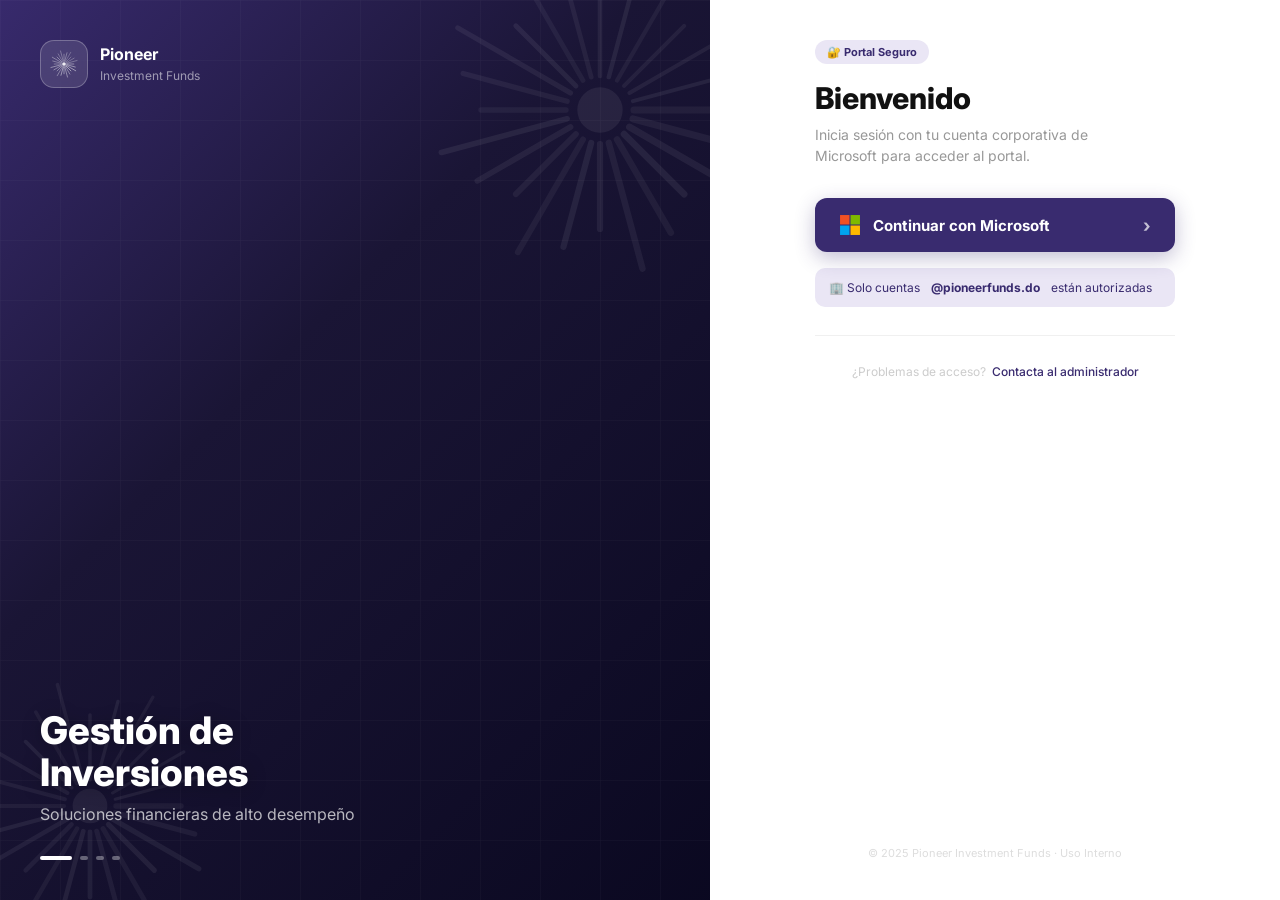
<file: index.html>
<!DOCTYPE html>
<html lang="es">
<head>
  <meta charset="UTF-8" />
  <meta name="viewport" content="width=device-width, initial-scale=1.0" />
  <title>Pioneer Investment Funds — Portal</title>
  <link rel="preconnect" href="https://fonts.googleapis.com" />
  <link href="https://fonts.googleapis.com/css2?family=Inter:wght@400;500;600;700;800&display=swap" rel="stylesheet" />
  <link rel="stylesheet" href="css/main.css" />
  <style>
    body { overflow: hidden; }

    /* ── Layout ── */
    .login-wrap {
      display: flex; height: 100vh;
    }

    /* ── Slideshow left panel ── */
    .slideshow-panel {
      flex: 3; position: relative; overflow: hidden;
      display: none;
    }
    @media (min-width: 900px) { .slideshow-panel { display: block; } }

    .slide {
      position: absolute; inset: 0;
      opacity: 0; transition: opacity 1.4s ease;
      display: flex; flex-direction: column;
      justify-content: space-between; padding: 40px;
    }
    .slide.active { opacity: 1; }

    .slide-bg {
      position: absolute; inset: 0;
      background-size: cover; background-position: center;
      transition: transform 8s ease;
    }
    .slide.active .slide-bg { transform: scale(1.04); }

    /* Grid overlay */
    .slide-grid {
      position: absolute; inset: 0; opacity: 0.05;
      background-image:
        linear-gradient(rgba(255,255,255,.5) 1px, transparent 1px),
        linear-gradient(90deg, rgba(255,255,255,.5) 1px, transparent 1px);
      background-size: 60px 60px;
    }

    /* Big decorative isotipo */
    .slide-deco {
      position: absolute;
      opacity: 0.07;
    }
    .slide-deco-1 { right: -60px; top: -60px; }
    .slide-deco-2 { left: -40px; bottom: -40px; }

    .slide-top { position: relative; z-index: 2; }
    .slide-logo {
      display: flex; align-items: center; gap: 12px;
    }
    .slide-logo-mark {
      width: 48px; height: 48px;
      background: rgba(255,255,255,0.12);
      border: 1px solid rgba(255,255,255,0.25);
      border-radius: 14px;
      display: flex; align-items: center; justify-content: center;
      backdrop-filter: blur(8px);
    }
    .slide-logo-text p  { color: white; font-weight: 700; font-size: 16px; }
    .slide-logo-text span { color: rgba(255,255,255,0.55); font-size: 12px; }

    .slide-bottom { position: relative; z-index: 2; }
    .slide-title {
      color: white; font-size: 38px; font-weight: 800;
      line-height: 1.1; margin-bottom: 10px;
      text-shadow: 0 2px 20px rgba(0,0,0,0.3);
    }
    .slide-sub {
      color: rgba(255,255,255,0.7); font-size: 16px;
      margin-bottom: 32px;
    }
    .slide-dots {
      display: flex; gap: 8px;
    }
    .dot {
      height: 4px; border-radius: 2px;
      background: rgba(255,255,255,0.35);
      transition: all 0.5s ease; cursor: pointer;
      width: 8px;
    }
    .dot.active { background: white; width: 32px; }

    /* ── Right login panel ── */
    .login-panel {
      flex: 2; background: white;
      display: flex; flex-direction: column;
      align-items: center; justify-content: center;
      padding: 40px 48px; min-width: 360px;
      overflow-y: auto;
    }
    .login-inner { width: 100%; max-width: 360px; }

    /* Mobile logo */
    .mobile-logo {
      display: flex; align-items: center; gap: 12px;
      margin-bottom: 40px;
    }
    .mobile-logo-mark {
      width: 40px; height: 40px; background: var(--purple);
      border-radius: 12px;
      display: flex; align-items: center; justify-content: center;
    }
    .mobile-logo p { font-weight: 700; color: var(--purple); font-size: 15px; }
    @media (min-width: 900px) { .mobile-logo { display: none; } }

    .login-tag {
      display: inline-flex; align-items: center; gap: 6px;
      background: var(--purple-pale); color: var(--purple);
      font-size: 11px; font-weight: 700; padding: 5px 12px;
      border-radius: 20px; margin-bottom: 16px;
    }
    .login-title { font-size: 30px; font-weight: 800; color: #111; margin-bottom: 8px; }
    .login-sub   { font-size: 14px; color: var(--gray); margin-bottom: 32px; line-height: 1.5; }

    /* Error banner */
    .error-banner {
      display: flex; align-items: flex-start; gap: 10px;
      background: #fff1f1; border: 1px solid #fecaca;
      border-radius: 10px; padding: 14px 16px;
      margin-bottom: 24px; font-size: 13px; color: #b91c1c;
    }

    /* Microsoft button */
    .ms-btn {
      width: 100%; display: flex; align-items: center; justify-content: center;
      gap: 12px; padding: 16px 24px;
      background: var(--purple); color: white;
      border-radius: 12px; font-size: 15px; font-weight: 700;
      border: none; cursor: pointer;
      box-shadow: 0 6px 20px rgba(57,43,111,0.3);
      transition: all 0.2s ease; position: relative;
      overflow: hidden;
    }
    .ms-btn:hover { background: var(--purple-light); transform: translateY(-2px);
      box-shadow: 0 10px 28px rgba(57,43,111,0.35); }
    .ms-btn:active { transform: translateY(0); }
    .ms-btn:disabled { opacity: 0.6; cursor: not-allowed; transform: none; }
    .ms-logo { width: 22px; height: 22px; flex-shrink: 0; }
    .ms-btn-arrow { margin-left: auto; opacity: 0.7; font-size: 18px; }

    .domain-hint {
      display: flex; align-items: center; gap: 8px;
      background: var(--purple-pale); border-radius: 10px;
      padding: 12px 14px; margin-top: 16px;
      font-size: 12px; color: var(--purple);
    }

    .login-divider {
      border: none; border-top: 1px solid #f0f0f0;
      margin: 28px 0;
    }

    .login-footer { text-align: center; font-size: 12px; color: #ccc; }
    .login-footer a { color: var(--purple); font-weight: 500; }

    .login-brand {
      margin-top: auto; padding-top: 32px;
      text-align: center; font-size: 11px; color: #ddd;
    }
  </style>
</head>
<body>
  <!-- TOAST -->
  <div id="toast-container"></div>

  <div class="login-wrap">

    <!-- ── LEFT: SLIDESHOW ── -->
    <div class="slideshow-panel" id="slideshow">

      <!-- Slide 1 -->
      <div class="slide active" id="slide-0">
        <div class="slide-bg" style="background: linear-gradient(135deg, #392B6F 0%, #1a1535 40%, #0a0820 100%)"></div>
        <div class="slide-grid"></div>
        <div class="slide-deco slide-deco-1" id="deco1"></div>
        <div class="slide-deco slide-deco-2" id="deco2"></div>
        <div class="slide-top">
          <div class="slide-logo">
            <div class="slide-logo-mark" id="slide-mark-0"></div>
            <div class="slide-logo-text">
              <p>Pioneer</p>
              <span>Investment Funds</span>
            </div>
          </div>
        </div>
        <div class="slide-bottom">
          <h2 class="slide-title">Gestión de<br>Inversiones</h2>
          <p class="slide-sub">Soluciones financieras de alto desempeño</p>
          <div class="slide-dots" id="slide-dots"></div>
        </div>
      </div>

      <!-- Slide 2 -->
      <div class="slide" id="slide-1">
        <div class="slide-bg" style="background: linear-gradient(135deg, #010101 0%, #2A1E55 50%, #392B6F 100%)"></div>
        <div class="slide-grid"></div>
        <div class="slide-top">
          <div class="slide-logo">
            <div class="slide-logo-mark" id="slide-mark-1"></div>
            <div class="slide-logo-text">
              <p>Pioneer</p><span>Investment Funds</span>
            </div>
          </div>
        </div>
        <div class="slide-bottom">
          <h2 class="slide-title">Excelencia<br>Operativa</h2>
          <p class="slide-sub">Tecnología e innovación al servicio de Pioneer</p>
          <div class="slide-dots"></div>
        </div>
      </div>

      <!-- Slide 3 -->
      <div class="slide" id="slide-2">
        <div class="slide-bg" style="background: linear-gradient(135deg, #5A4B9A 0%, #392B6F 40%, #010101 100%)"></div>
        <div class="slide-grid"></div>
        <div class="slide-top">
          <div class="slide-logo">
            <div class="slide-logo-mark" id="slide-mark-2"></div>
            <div class="slide-logo-text">
              <p>Pioneer</p><span>Investment Funds</span>
            </div>
          </div>
        </div>
        <div class="slide-bottom">
          <h2 class="slide-title">Fondos de<br>Inversión</h2>
          <p class="slide-sub">Confianza y transparencia en cada decisión</p>
          <div class="slide-dots"></div>
        </div>
      </div>

      <!-- Slide 4 -->
      <div class="slide" id="slide-3">
        <div class="slide-bg" style="background: linear-gradient(160deg, #1a1535 0%, #392B6F 60%, #7B6AAD 100%)"></div>
        <div class="slide-grid"></div>
        <div class="slide-top">
          <div class="slide-logo">
            <div class="slide-logo-mark" id="slide-mark-3"></div>
            <div class="slide-logo-text">
              <p>Pioneer</p><span>Investment Funds</span>
            </div>
          </div>
        </div>
        <div class="slide-bottom">
          <h2 class="slide-title">Portal<br>Corporativo</h2>
          <p class="slide-sub">Acceso seguro para el equipo Pioneer</p>
          <div class="slide-dots"></div>
        </div>
      </div>

    </div><!-- /slideshow-panel -->

    <!-- ── RIGHT: LOGIN FORM ── -->
    <div class="login-panel">
      <div class="login-inner">

        <!-- Mobile logo -->
        <div class="mobile-logo">
          <div class="mobile-logo-mark" id="mobile-mark"></div>
          <p>Pioneer Investment Funds</p>
        </div>

        <div class="login-tag">🔐 Portal Seguro</div>
        <h1 class="login-title">Bienvenido</h1>
        <p class="login-sub">Inicia sesión con tu cuenta corporativa de<br>Microsoft para acceder al portal.</p>

        <!-- Error banner -->
        <div class="error-banner hidden" id="error-banner">
          <span>⚠️</span>
          <span id="error-msg"></span>
        </div>

        <!-- Microsoft button -->
        <button class="ms-btn" id="ms-login-btn" onclick="handleLogin()">
          <svg class="ms-logo" viewBox="0 0 21 21">
            <rect x="1"  y="1"  width="9" height="9" fill="#F25022"/>
            <rect x="11" y="1"  width="9" height="9" fill="#7FBA00"/>
            <rect x="1"  y="11" width="9" height="9" fill="#00A4EF"/>
            <rect x="11" y="11" width="9" height="9" fill="#FFB900"/>
          </svg>
          <span id="btn-label">Continuar con Microsoft</span>
          <span class="ms-btn-arrow">›</span>
        </button>

        <div class="domain-hint">
          🏢 Solo cuentas <strong>&nbsp;@pioneerfunds.do&nbsp;</strong> están autorizadas
        </div>

        <hr class="login-divider" />

        <p class="login-footer">
          ¿Problemas de acceso?&nbsp;
          <a href="mailto:b.deleon@pioneerfunds.do">Contacta al administrador</a>
        </p>
      </div>

      <p class="login-brand">© 2025 Pioneer Investment Funds · Uso Interno</p>
    </div>

  </div><!-- /login-wrap -->

  <!-- CDN Libraries -->
  <script src="js/load-libs.js"></script>
  <script src="js/config.js"></script>
  <script src="js/auth.js"></script>
  <script src="js/ui.js"></script>
  <script>
    // ── Inject Pioneer marks ──────────────────────────────
    const marks = ['slide-mark-0','slide-mark-1','slide-mark-2','slide-mark-3','mobile-mark']
    marks.forEach(id => {
      const el = document.getElementById(id)
      if (el) el.innerHTML = pioneerMark('white', id === 'mobile-mark' ? 22 : 28)
    })

    // Decorative large marks
    const d1 = document.getElementById('deco1')
    const d2 = document.getElementById('deco2')
    if (d1) d1.innerHTML = pioneerMark('white', 340)
    if (d2) d2.innerHTML = pioneerMark('white', 260)

    // ── Slideshow ─────────────────────────────────────────
    let currentSlide = 0
    const totalSlides = 4

    function buildDots() {
      const dotsEl = document.getElementById('slide-dots')
      if (!dotsEl) return
      dotsEl.innerHTML = Array.from({ length: totalSlides }, (_, i) =>
        `<div class="dot ${i === 0 ? 'active' : ''}" onclick="goSlide(${i})"></div>`
      ).join('')
    }

    function goSlide(n) {
      document.querySelectorAll('.slide').forEach((s, i) => {
        s.classList.toggle('active', i === n)
      })
      document.querySelectorAll('.dot').forEach((d, i) => {
        d.classList.toggle('active', i === n)
      })
      currentSlide = n
    }

    function nextSlide() {
      goSlide((currentSlide + 1) % totalSlides)
    }

    buildDots()
    setInterval(nextSlide, 5000)

    // ── Error from URL ─────────────────────────────────────
    const params = new URLSearchParams(window.location.search)
    const errCode = params.get('error')
    if (errCode) {
      const msgs = {
        not_authorized:   'Tu cuenta no está autorizada. Contacta al administrador.',
        account_disabled: 'Tu cuenta ha sido desactivada. Contacta al administrador.',
        domain_not_allowed: 'Solo cuentas @pioneerfunds.do están autorizadas.',
        OAuthCallback:    'Error al conectar con Microsoft. Intenta de nuevo.',
      }
      const banner = document.getElementById('error-banner')
      const msg    = document.getElementById('error-msg')
      if (banner && msg) {
        msg.textContent = msgs[errCode] || 'Error de autenticación. Intenta de nuevo.'
        banner.classList.remove('hidden')
      }
    }

    // ── Init auth ─────────────────────────────────────────
    async function initLogin() {
      // If coming back from Microsoft redirect, show loading
      const hasHash = window.location.hash.includes('code=') || window.location.hash.includes('access_token=')
      const hasCode = window.location.search.includes('code=')
      if (hasHash || hasCode) {
        showLoader('Procesando inicio de sesión...')
      } else {
        showLoader('Verificando sesión...')
      }

      try {
        const loggedIn = await Auth.init()
        if (loggedIn) {
          window.location.href = 'pages/dashboard.html'
          return
        }
      } catch (e) {
        console.error('[initLogin] Error:', e)
        const banner = document.getElementById('error-banner')
        const msg = document.getElementById('error-msg')
        if (banner && msg) {
          msg.textContent = 'Error técnico: ' + (e.message || 'Error desconocido')
          banner.classList.remove('hidden')
        }
      }
      hideLoader()
    }

    async function handleLogin() {
      const btn   = document.getElementById('ms-login-btn')
      const label = document.getElementById('btn-label')
      btn.disabled = true
      label.textContent = 'Conectando...'
      btn.insertAdjacentHTML('afterbegin', '<div class="spinner" style="width:18px;height:18px;margin-right:4px"></div>')
      try {
        await Auth.loginWithMicrosoft()
      } catch (e) {
        btn.disabled = false
        label.textContent = 'Continuar con Microsoft'
        btn.querySelector('.spinner')?.remove()
        toast('Error al conectar con Microsoft. Intenta de nuevo.', 'error')
      }
    }

    initLogin()
  </script>
</body>
</html>
</file>
<file: css/main.css>
/* ============================================================
   PIONEER PORTAL — ESTILOS GLOBALES
   ============================================================ */

/* ── Variables Pioneer ─────────────────────────────────── */
:root {
  --purple:       #392B6F;
  --purple-light: #5A4B9A;
  --purple-mid:   #7B6AAD;
  --purple-pale:  #EAE6F5;
  --purple-dark:  #2A1E55;
  --black:        #010101;
  --gray:         #989898;
  --gray-light:   #F4F4F6;
  --white:        #FFFFFF;
  --green:        #16a34a;
  --red:          #dc2626;
  --shadow:       0 4px 24px rgba(57,43,111,0.10);
  --radius:       12px;
  --radius-sm:    8px;
  --transition:   all 0.2s ease;
}

/* ── Reset ─────────────────────────────────────────────── */
*, *::before, *::after { box-sizing: border-box; margin: 0; padding: 0; }
html, body { height: 100%; font-family: 'Inter', system-ui, sans-serif; }
a { text-decoration: none; color: inherit; }
button { cursor: pointer; border: none; background: none; font-family: inherit; }
input, textarea, select { font-family: inherit; }
img { max-width: 100%; }

/* ── Scrollbar ─────────────────────────────────────────── */
::-webkit-scrollbar { width: 5px; }
::-webkit-scrollbar-track { background: var(--gray-light); }
::-webkit-scrollbar-thumb { background: var(--purple); border-radius: 3px; }

/* ── Layout ────────────────────────────────────────────── */
.app-layout {
  display: flex;
  min-height: 100vh;
  background: var(--gray-light);
}
.main-content {
  flex: 1;
  min-width: 0;
  overflow-y: auto;
}
.page-inner {
  max-width: 1200px;
  margin: 0 auto;
  padding: 32px 24px;
}

/* ── Sidebar ────────────────────────────────────────────── */
.sidebar {
  width: 240px;
  background: var(--purple);
  display: flex;
  flex-direction: column;
  position: sticky;
  top: 0;
  height: 100vh;
  flex-shrink: 0;
  transition: width 0.3s ease;
  z-index: 100;
}
.sidebar.collapsed { width: 64px; }
.sidebar-logo {
  display: flex;
  align-items: center;
  gap: 12px;
  padding: 20px 16px;
  border-bottom: 1px solid rgba(255,255,255,0.1);
}
.sidebar-logo .logo-mark {
  width: 36px; height: 36px;
  background: rgba(255,255,255,0.1);
  border: 1px solid rgba(255,255,255,0.2);
  border-radius: 10px;
  display: flex; align-items: center; justify-content: center;
  flex-shrink: 0;
}
.sidebar-logo .logo-text p { color: var(--white); font-weight: 700; font-size: 14px; line-height: 1.2; }
.sidebar-logo .logo-text span { color: rgba(255,255,255,0.5); font-size: 11px; }
.sidebar.collapsed .logo-text,
.sidebar.collapsed .nav-label,
.sidebar.collapsed .user-info,
.sidebar.collapsed .nav-badge { display: none; }

.sidebar-nav { flex: 1; padding: 12px; overflow-y: auto; }
.nav-item {
  display: flex; align-items: center; gap: 12px;
  padding: 10px 12px; border-radius: 10px;
  color: rgba(255,255,255,0.6);
  font-size: 14px; font-weight: 500;
  transition: var(--transition);
  margin-bottom: 2px; position: relative;
  cursor: pointer;
}
.nav-item:hover { background: rgba(255,255,255,0.08); color: white; }
.nav-item.active { background: rgba(255,255,255,0.15); color: white; }
.nav-item.active::before {
  content: '';
  position: absolute; left: 0; top: 50%; transform: translateY(-50%);
  width: 3px; height: 24px; background: white; border-radius: 0 3px 3px 0;
}
.nav-icon { width: 18px; height: 18px; flex-shrink: 0; }
.nav-badge {
  margin-left: auto;
  font-size: 9px; font-weight: 700;
  background: rgba(255,255,255,0.2);
  color: white; padding: 2px 6px; border-radius: 20px;
}
.sidebar.collapsed .nav-item { justify-content: center; }
.sidebar.collapsed .nav-item.active::before { display: none; }

.sidebar-user {
  padding: 12px;
  border-top: 1px solid rgba(255,255,255,0.1);
}
.user-card {
  display: flex; align-items: center; gap: 10px;
  padding: 10px 12px; border-radius: 10px;
  background: rgba(255,255,255,0.05);
  margin-bottom: 4px;
}
.user-avatar {
  width: 32px; height: 32px; border-radius: 50%;
  background: rgba(255,255,255,0.2);
  display: flex; align-items: center; justify-content: center;
  color: white; font-size: 12px; font-weight: 700; flex-shrink: 0;
}
.user-info p { color: white; font-size: 12px; font-weight: 600; line-height: 1.3; }
.user-info span { color: rgba(255,255,255,0.5); font-size: 10px; }
.user-role-badge {
  margin-left: auto;
  font-size: 9px; font-weight: 800;
  background: white; color: var(--purple);
  padding: 2px 6px; border-radius: 20px; flex-shrink: 0;
}
.logout-btn {
  display: flex; align-items: center; gap: 10px;
  width: 100%; padding: 10px 12px; border-radius: 10px;
  color: rgba(255,255,255,0.5); font-size: 13px; font-weight: 500;
  transition: var(--transition);
}
.logout-btn:hover { background: rgba(255,255,255,0.08); color: white; }

/* ── Cards ─────────────────────────────────────────────── */
.card {
  background: white;
  border-radius: var(--radius);
  border: 1px solid #f0f0f0;
  box-shadow: var(--shadow);
}
.card-header {
  padding: 20px 24px;
  border-bottom: 1px solid #f5f5f5;
  display: flex; align-items: center; justify-content: space-between;
}
.card-title { font-size: 15px; font-weight: 600; color: #111; }
.card-body { padding: 24px; }

/* ── Buttons ────────────────────────────────────────────── */
.btn {
  display: inline-flex; align-items: center; gap: 8px;
  padding: 10px 20px; border-radius: 10px;
  font-size: 14px; font-weight: 600;
  transition: var(--transition); cursor: pointer;
}
.btn-primary {
  background: var(--purple); color: white;
  box-shadow: 0 4px 16px rgba(57,43,111,0.25);
}
.btn-primary:hover { background: var(--purple-light); transform: translateY(-1px); }
.btn-secondary { border: 2px solid var(--purple); color: var(--purple); }
.btn-secondary:hover { background: var(--purple-pale); }
.btn-danger { background: #fee2e2; color: var(--red); }
.btn-danger:hover { background: var(--red); color: white; }
.btn-sm { padding: 6px 14px; font-size: 12px; border-radius: 8px; }
.btn:disabled { opacity: 0.5; cursor: not-allowed; transform: none !important; }

/* ── Inputs ─────────────────────────────────────────────── */
.form-group { margin-bottom: 20px; }
.form-label {
  display: block; font-size: 11px; font-weight: 700;
  color: var(--purple); text-transform: uppercase;
  letter-spacing: 0.08em; margin-bottom: 6px;
}
.form-label .required { color: var(--red); margin-left: 2px; }
.form-input, .form-select, .form-textarea {
  width: 100%; padding: 12px 16px;
  border: 1.5px solid #e5e7eb; border-radius: 10px;
  font-size: 14px; color: #111;
  transition: var(--transition); background: white;
  outline: none;
}
.form-input:focus, .form-select:focus, .form-textarea:focus {
  border-color: var(--purple);
  box-shadow: 0 0 0 3px rgba(57,43,111,0.08);
}
.form-input.error { border-color: var(--red); }
.form-error { color: var(--red); font-size: 11px; margin-top: 4px; }
.form-hint { color: var(--gray); font-size: 11px; margin-top: 4px; }
.form-textarea { resize: vertical; min-height: 100px; }
.form-row { display: grid; gap: 16px; }
.form-row.cols-2 { grid-template-columns: 1fr 1fr; }
.form-row.cols-3 { grid-template-columns: 1fr 1fr 1fr; }

/* Section divider */
.form-section { margin-bottom: 28px; }
.form-section-title {
  display: flex; align-items: center; gap: 12px;
  font-size: 12px; font-weight: 800; color: var(--purple);
  text-transform: uppercase; letter-spacing: 0.1em;
  margin-bottom: 16px;
}
.form-section-title::after {
  content: ''; flex: 1; height: 1px; background: rgba(57,43,111,0.2);
}

/* ── Badges ─────────────────────────────────────────────── */
.badge {
  display: inline-flex; align-items: center; gap: 4px;
  padding: 3px 10px; border-radius: 20px;
  font-size: 11px; font-weight: 600;
}
.badge-admin { background: var(--purple); color: white; }
.badge-user  { background: var(--purple-pale); color: var(--purple); }
.badge-active   { background: #dcfce7; color: #15803d; }
.badge-inactive { background: #fee2e2; color: var(--red); }
.badge-success  { background: #dcfce7; color: #15803d; }

/* ── Table ──────────────────────────────────────────────── */
.table-wrap { overflow-x: auto; }
table.pioneer-table { width: 100%; border-collapse: collapse; font-size: 13px; }
.pioneer-table thead th {
  background: var(--purple-pale);
  color: var(--purple); font-size: 11px;
  font-weight: 700; text-transform: uppercase;
  letter-spacing: 0.06em; padding: 12px 16px;
  text-align: left; white-space: nowrap;
  border-bottom: 1px solid rgba(57,43,111,0.15);
}
.pioneer-table tbody td {
  padding: 14px 16px; color: #444;
  border-bottom: 1px solid #f9f9f9;
  vertical-align: middle;
}
.pioneer-table tbody tr:hover td { background: rgba(57,43,111,0.02); }

/* ── Stat cards ─────────────────────────────────────────── */
.stats-grid {
  display: grid;
  grid-template-columns: repeat(auto-fit, minmax(180px, 1fr));
  gap: 16px; margin-bottom: 28px;
}
.stat-card { padding: 20px; }
.stat-icon {
  width: 40px; height: 40px; border-radius: 10px;
  display: flex; align-items: center; justify-content: center;
  margin-bottom: 12px;
}
.stat-value { font-size: 28px; font-weight: 800; color: #111; line-height: 1; }
.stat-label { font-size: 12px; color: var(--gray); margin-top: 4px; }

/* ── Toast ──────────────────────────────────────────────── */
#toast-container {
  position: fixed; top: 20px; right: 20px; z-index: 9999;
  display: flex; flex-direction: column; gap: 10px;
}
.toast {
  display: flex; align-items: center; gap: 10px;
  padding: 14px 18px; border-radius: 12px;
  font-size: 13px; font-weight: 500;
  box-shadow: 0 8px 30px rgba(0,0,0,0.15);
  animation: slideInRight 0.3s ease;
  min-width: 280px; max-width: 380px;
}
.toast-success { background: white; border-left: 4px solid var(--green); color: #111; }
.toast-error   { background: white; border-left: 4px solid var(--red);   color: #111; }
.toast-info    { background: white; border-left: 4px solid var(--purple); color: #111; }
@keyframes slideInRight {
  from { transform: translateX(100%); opacity: 0; }
  to   { transform: translateX(0);    opacity: 1; }
}

/* ── Modal ──────────────────────────────────────────────── */
.modal-overlay {
  position: fixed; inset: 0; background: rgba(0,0,0,0.5);
  display: flex; align-items: center; justify-content: center;
  z-index: 1000; padding: 20px;
  animation: fadeIn 0.2s ease;
}
.modal {
  background: white; border-radius: 20px;
  width: 100%; max-width: 520px;
  box-shadow: 0 20px 60px rgba(0,0,0,0.3);
  overflow: hidden;
  animation: slideUp 0.3s ease;
}
.modal-header {
  background: var(--purple); padding: 20px 24px;
  display: flex; align-items: center; justify-content: space-between;
}
.modal-title { color: white; font-weight: 700; font-size: 16px; }
.modal-subtitle { color: rgba(255,255,255,0.6); font-size: 12px; margin-top: 2px; }
.modal-close {
  color: rgba(255,255,255,0.6); font-size: 20px; line-height: 1;
  transition: color 0.2s;
}
.modal-close:hover { color: white; }
.modal-body { padding: 24px; }
.modal-footer {
  padding: 16px 24px; border-top: 1px solid #f0f0f0;
  display: flex; gap: 10px; justify-content: flex-end;
}
@keyframes fadeIn { from { opacity: 0; } to { opacity: 1; } }
@keyframes slideUp {
  from { transform: translateY(30px); opacity: 0; }
  to   { transform: translateY(0);    opacity: 1; }
}

/* ── Loading ────────────────────────────────────────────── */
.spinner {
  width: 20px; height: 20px;
  border: 2px solid rgba(255,255,255,0.3);
  border-top-color: white; border-radius: 50%;
  animation: spin 0.7s linear infinite; display: inline-block;
}
.spinner-purple {
  border-color: rgba(57,43,111,0.2);
  border-top-color: var(--purple);
}
@keyframes spin { to { transform: rotate(360deg); } }

.page-loader {
  position: fixed; inset: 0; background: var(--purple);
  display: flex; flex-direction: column;
  align-items: center; justify-content: center; z-index: 9999;
}
.page-loader p { color: rgba(255,255,255,0.7); font-size: 13px; margin-top: 16px; }

/* ── Breadcrumb ─────────────────────────────────────────── */
.breadcrumb {
  display: flex; align-items: center; gap: 8px;
  font-size: 13px; color: var(--gray); margin-bottom: 8px;
}
.breadcrumb span.active { color: var(--purple); font-weight: 500; }

/* ── Page header ────────────────────────────────────────── */
.page-header {
  display: flex; align-items: flex-start; justify-content: space-between;
  flex-wrap: wrap; gap: 16px; margin-bottom: 28px;
}
.page-title { font-size: 24px; font-weight: 800; color: #111; }
.page-subtitle { font-size: 14px; color: var(--gray); margin-top: 4px; }

/* ── Empty state ────────────────────────────────────────── */
.empty-state {
  text-align: center; padding: 60px 20px; color: var(--gray);
}
.empty-state p { font-size: 15px; margin-top: 12px; }
.empty-state span { font-size: 40px; }

/* ── Pagination ─────────────────────────────────────────── */
.pagination {
  display: flex; align-items: center; justify-content: space-between;
  padding: 16px 24px; border-top: 1px solid #f5f5f5;
  font-size: 12px; color: var(--gray);
}
.pagination-btns { display: flex; gap: 8px; }

/* ── Search bar ─────────────────────────────────────────── */
.search-bar {
  position: relative; max-width: 360px; margin-bottom: 20px;
}
.search-bar input { padding-left: 40px; }
.search-icon {
  position: absolute; left: 14px; top: 50%;
  transform: translateY(-50%); color: var(--gray);
  pointer-events: none;
}

/* ── Quick action card ───────────────────────────────────── */
.quick-card {
  display: flex; align-items: center; gap: 16px;
  padding: 20px; background: white; border-radius: var(--radius);
  border: 1.5px solid transparent; cursor: pointer;
  transition: var(--transition); box-shadow: var(--shadow);
  text-decoration: none; color: inherit;
}
.quick-card:hover { border-color: var(--purple-pale); transform: translateY(-2px); }
.quick-card-icon {
  width: 44px; height: 44px; border-radius: 12px;
  display: flex; align-items: center; justify-content: center; flex-shrink: 0;
}
.quick-card-title { font-weight: 600; font-size: 14px; color: #111; }
.quick-card-sub   { font-size: 12px; color: var(--gray); margin-top: 2px; }

/* ── Confirm dialog ─────────────────────────────────────── */
.confirm-icon {
  width: 56px; height: 56px; border-radius: 50%;
  display: flex; align-items: center; justify-content: center;
  margin: 0 auto 16px;
}

/* ── Responsive ─────────────────────────────────────────── */
@media (max-width: 768px) {
  .sidebar { position: fixed; left: -240px; transition: left 0.3s; }
  .sidebar.open { left: 0; }
  .main-content { margin-left: 0; }
  .form-row.cols-2, .form-row.cols-3 { grid-template-columns: 1fr; }
  .stats-grid { grid-template-columns: 1fr 1fr; }
  .page-header { flex-direction: column; }
}

/* ── Utilities ───────────────────────────────────────────── */
.hidden  { display: none !important; }
.flex    { display: flex; }
.items-center { align-items: center; }
.gap-2   { gap: 8px; }
.gap-3   { gap: 12px; }
.mt-1    { margin-top: 4px; }
.mt-2    { margin-top: 8px; }
.mt-4    { margin-top: 16px; }
.mb-4    { margin-bottom: 16px; }
.text-sm { font-size: 13px; }
.text-xs { font-size: 11px; }
.font-bold { font-weight: 700; }
.text-gray { color: var(--gray); }
.text-purple { color: var(--purple); }
.text-red    { color: var(--red); }
.text-green  { color: var(--green); }
.truncate { white-space: nowrap; overflow: hidden; text-overflow: ellipsis; }
.w-full { width: 100%; }
.grid-2 { display: grid; grid-template-columns: 1fr 1fr; gap: 16px; }
.grid-3 { display: grid; grid-template-columns: 1fr 1fr 1fr; gap: 16px; }
</file>
